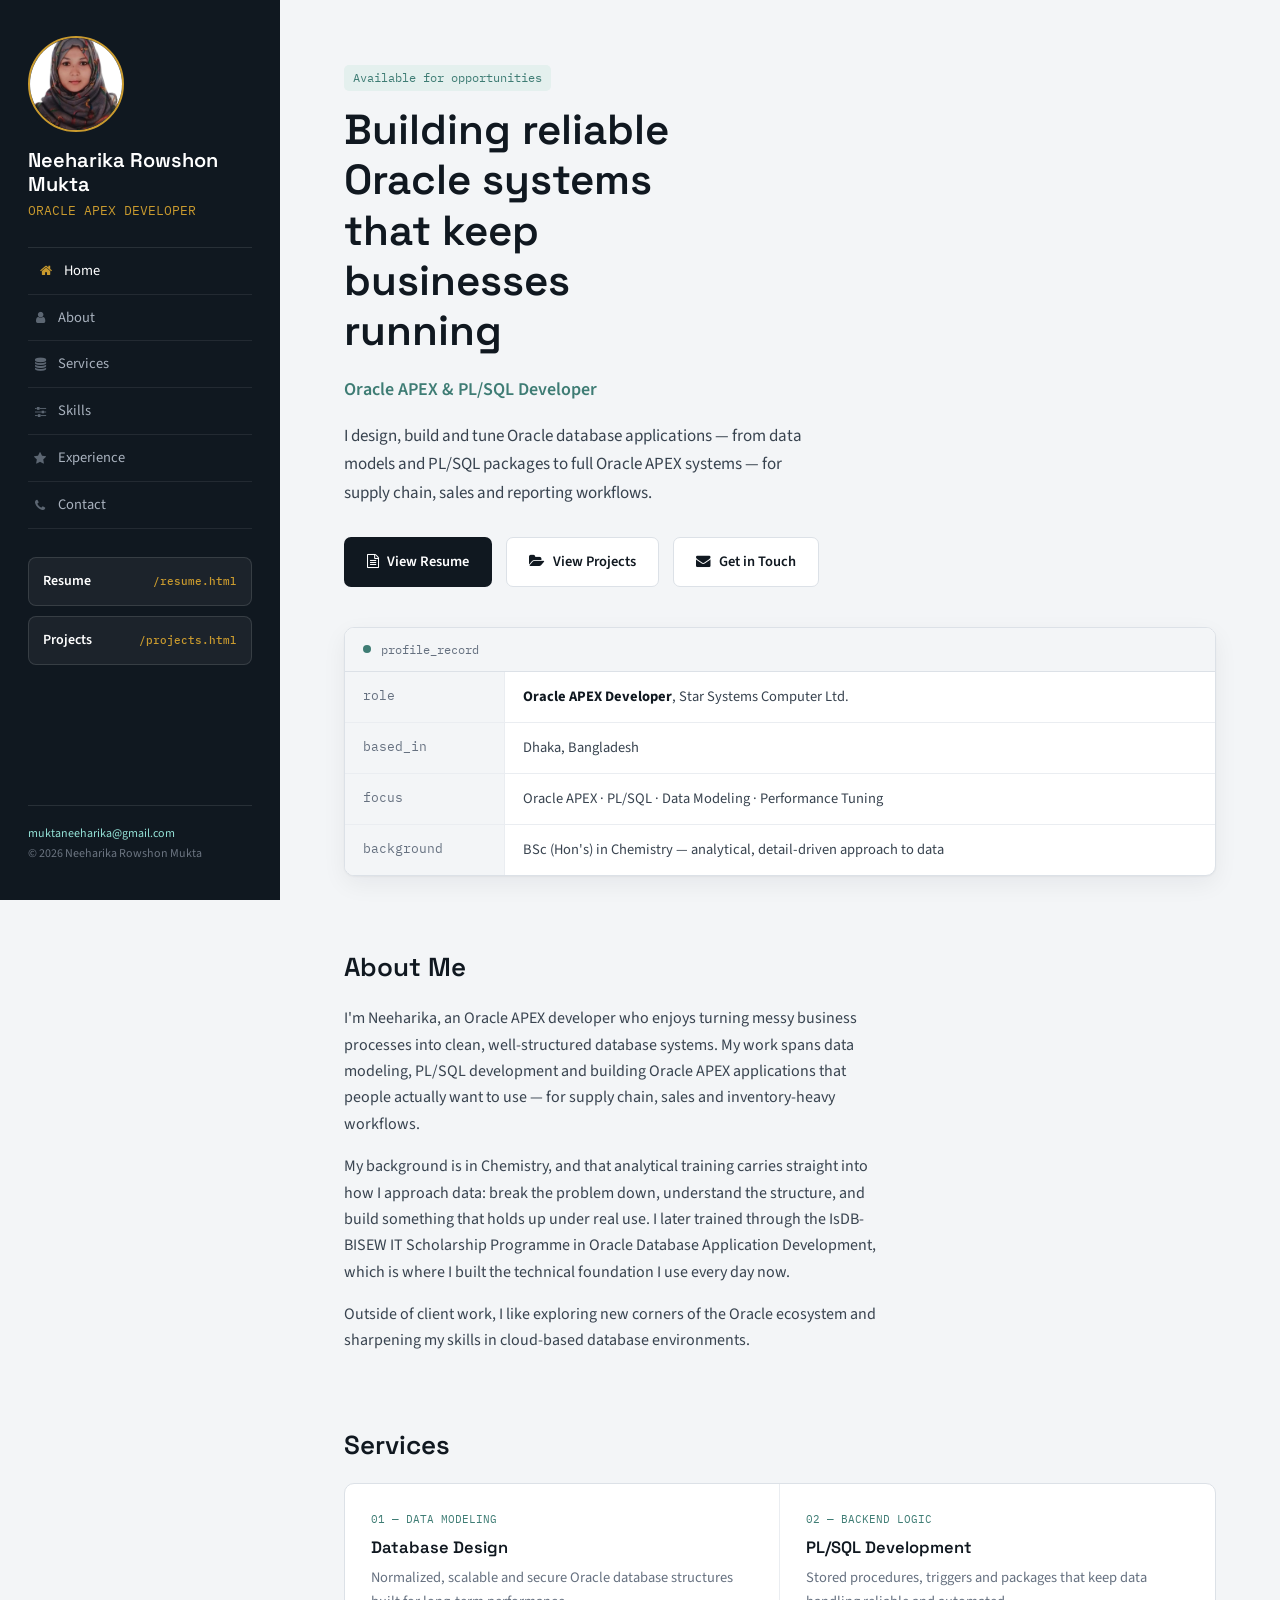
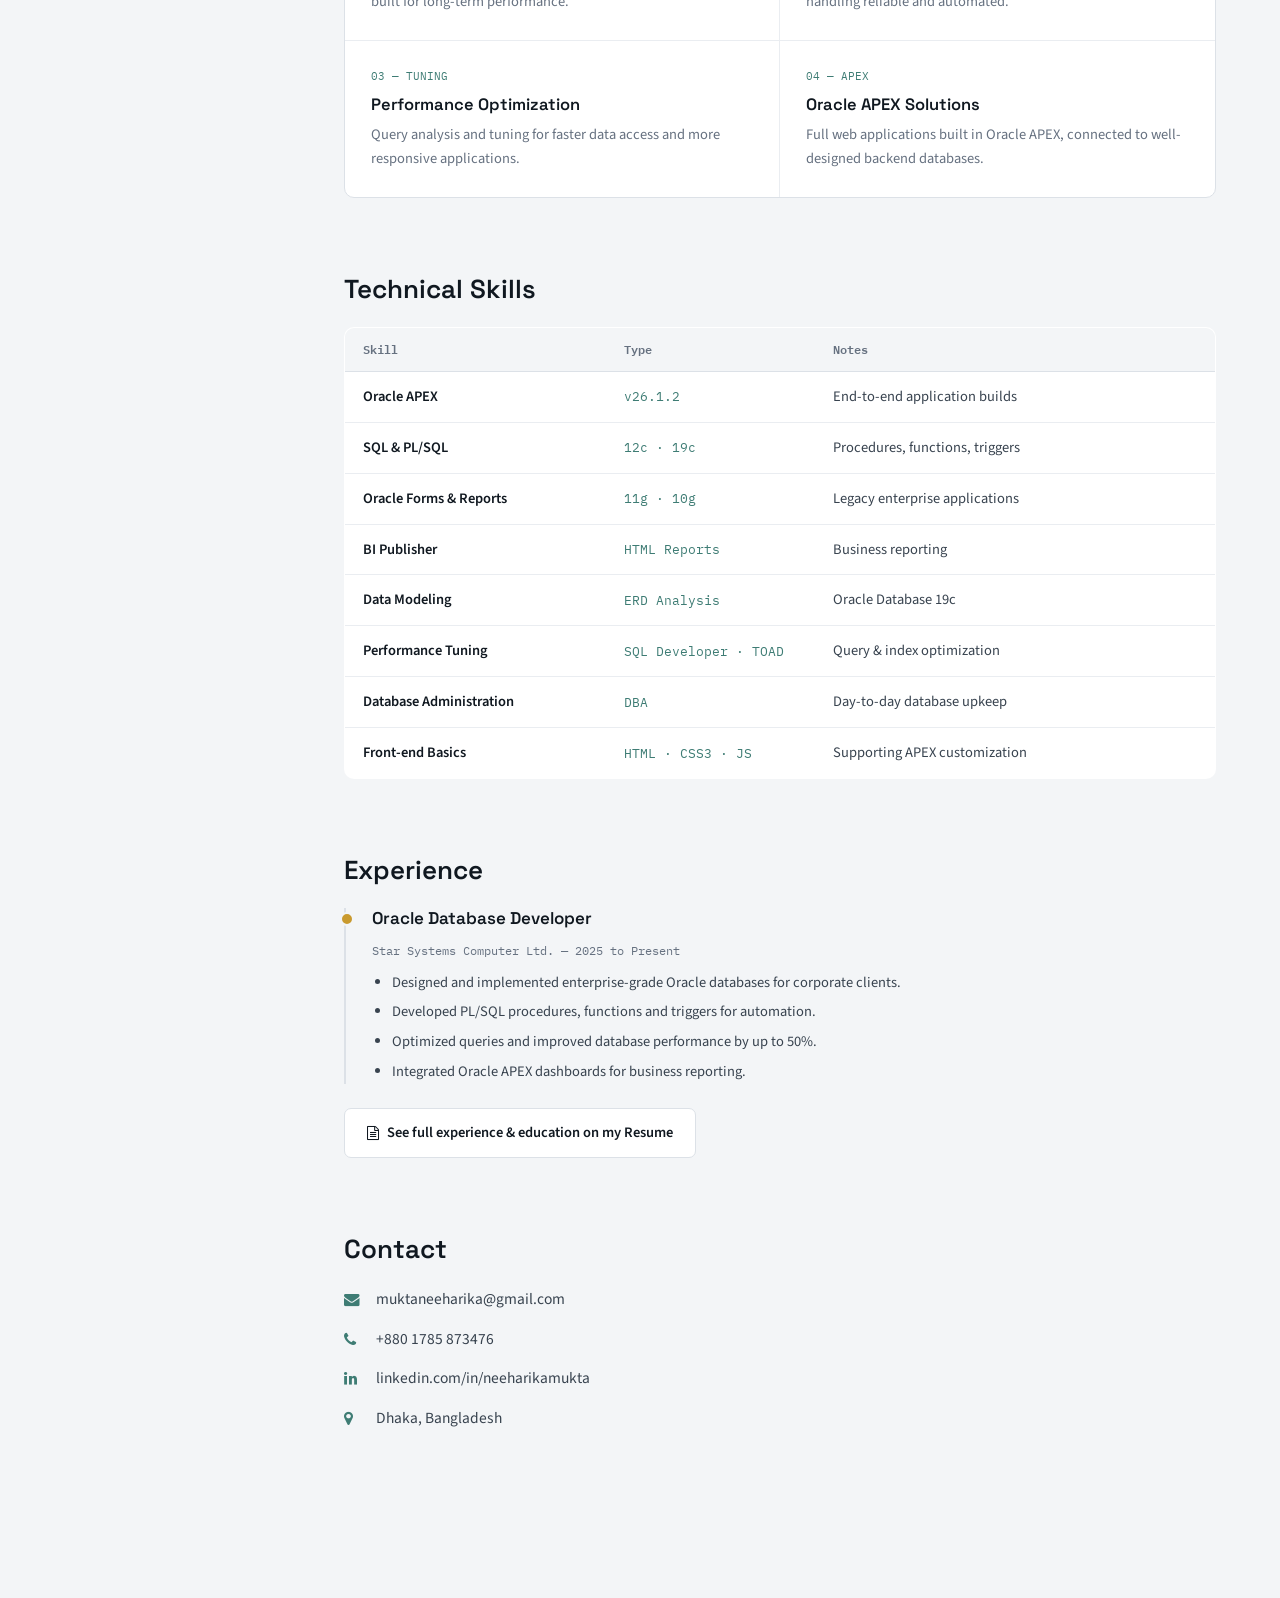
<file: index.html>
<!DOCTYPE html>
<html lang="en">
<head>
<meta charset="UTF-8" />
<meta name="viewport" content="width=device-width, initial-scale=1.0" />
<title>Neeharika Rowshon Mukta | Oracle APEX Developer</title>
<meta name="description" content="Neeharika Rowshon Mukta — Oracle APEX &amp; PL/SQL developer building database-driven applications, reports and dashboards." />
<link rel="stylesheet" href="style.css" />
<link rel="stylesheet" href="https://cdnjs.cloudflare.com/ajax/libs/font-awesome/4.7.0/css/font-awesome.min.css" />
</head>
<body>

<div class="shell">

  <!-- ===== Sidebar ===== -->
  <aside class="sidebar">
    <button class="nav-toggle" aria-label="Toggle navigation"><i class="fa fa-bars"></i> Menu</button>

    <div class="sidebar-top">
      <img src="image/PRO_PIC_WHITE_BG.png" alt="Neeharika Rowshon Mukta" class="person-image" />
      <h2 class="person-name">Neeharika Rowshon Mukta</h2>
      <p class="person-designation">ORACLE APEX DEVELOPER</p>
    </div>

    <ul class="side-nav">
      <li><a href="#home" class="active"><i class="fa fa-home"></i> Home</a></li>
      <li><a href="#about"><i class="fa fa-user"></i> About</a></li>
      <li><a href="#services"><i class="fa fa-database"></i> Services</a></li>
      <li><a href="#skills"><i class="fa fa-sliders"></i> Skills</a></li>
      <li><a href="#experience"><i class="fa fa-star"></i> Experience</a></li>
      <li><a href="#contact"><i class="fa fa-phone"></i> Contact</a></li>
    </ul>

    <ul class="side-pages">
      <li><a href="resume.html">Resume <span class="tag">/resume.html</span></a></li>
      <li><a href="projects.html">Projects <span class="tag">/projects.html</span></a></li>
    </ul>

    <div class="side-foot">
      <a href="mailto:muktaneeharika@gmail.com">muktaneeharika@gmail.com</a><br>
      © 2026 Neeharika Rowshon Mukta
    </div>
  </aside>

  <!-- ===== Main content ===== -->
  <main class="content">

    <section id="home" class="hero">
      <div class="eyebrow">Available for opportunities</div>
      <h1>Building reliable Oracle systems that keep businesses running</h1>
      <p class="role">Oracle APEX &amp; PL/SQL Developer</p>
      <p class="intro">
        I design, build and tune Oracle database applications — from data models and PL/SQL
        packages to full Oracle APEX systems — for supply chain, sales and reporting workflows.
      </p>

      <div class="hero-actions">
        <a href="resume.html" class="btn btn-primary"><i class="fa fa-file-text-o"></i> View Resume</a>
        <a href="projects.html" class="btn btn-outline"><i class="fa fa-folder-open"></i> View Projects</a>
        <a href="#contact" class="btn btn-outline"><i class="fa fa-envelope"></i> Get in Touch</a>
      </div>

      <div class="record">
        <div class="record-head"><span class="dot"></span> profile_record</div>
        <div class="record-row">
          <div class="field">role</div>
          <div class="value"><strong>Oracle APEX Developer</strong>, Star Systems Computer Ltd.</div>
        </div>
        <div class="record-row">
          <div class="field">based_in</div>
          <div class="value">Dhaka, Bangladesh</div>
        </div>
        <div class="record-row">
          <div class="field">focus</div>
          <div class="value">Oracle APEX · PL/SQL · Data Modeling · Performance Tuning</div>
        </div>
        <div class="record-row">
          <div class="field">background</div>
          <div class="value">BSc (Hon's) in Chemistry — analytical, detail-driven approach to data</div>
        </div>
      </div>
    </section>

    <section id="about">
      <h2>About Me</h2>
      <p>
        I'm Neeharika, an Oracle APEX developer who enjoys turning messy business processes into
        clean, well-structured database systems. My work spans data modeling, PL/SQL development
        and building Oracle APEX applications that people actually want to use — for supply chain,
        sales and inventory-heavy workflows.
      </p>
      <p>
        My background is in Chemistry, and that analytical training carries straight into how I
        approach data: break the problem down, understand the structure, and build something that
        holds up under real use. I later trained through the IsDB-BISEW IT Scholarship Programme in
        Oracle Database Application Development, which is where I built the technical foundation I
        use every day now.
      </p>
      <p>
        Outside of client work, I like exploring new corners of the Oracle ecosystem and sharpening
        my skills in cloud-based database environments.
      </p>
    </section>

    <section id="services">
      <h2>Services</h2>
      <div class="svc-grid">
        <div class="svc">
          <span class="tag">01 — DATA MODELING</span>
          <h3>Database Design</h3>
          <p>Normalized, scalable and secure Oracle database structures built for long-term performance.</p>
        </div>
        <div class="svc">
          <span class="tag">02 — BACKEND LOGIC</span>
          <h3>PL/SQL Development</h3>
          <p>Stored procedures, triggers and packages that keep data handling reliable and automated.</p>
        </div>
        <div class="svc">
          <span class="tag">03 — TUNING</span>
          <h3>Performance Optimization</h3>
          <p>Query analysis and tuning for faster data access and more responsive applications.</p>
        </div>
        <div class="svc">
          <span class="tag">04 — APEX</span>
          <h3>Oracle APEX Solutions</h3>
          <p>Full web applications built in Oracle APEX, connected to well-designed backend databases.</p>
        </div>
      </div>
    </section>

    <section id="skills">
      <h2>Technical Skills</h2>
      <table class="schema-table">
        <thead>
          <tr><th>Skill</th><th>Type</th><th>Notes</th></tr>
        </thead>
        <tbody>
          <tr><td class="col-field">Oracle APEX</td><td class="col-type">v26.1.2</td><td>End-to-end application builds</td></tr>
          <tr><td class="col-field">SQL &amp; PL/SQL</td><td class="col-type">12c · 19c</td><td>Procedures, functions, triggers</td></tr>
          <tr><td class="col-field">Oracle Forms &amp; Reports</td><td class="col-type">11g · 10g</td><td>Legacy enterprise applications</td></tr>
          <tr><td class="col-field">BI Publisher</td><td class="col-type">HTML Reports</td><td>Business reporting</td></tr>
          <tr><td class="col-field">Data Modeling</td><td class="col-type">ERD Analysis</td><td>Oracle Database 19c</td></tr>
          <tr><td class="col-field">Performance Tuning</td><td class="col-type">SQL Developer · TOAD</td><td>Query &amp; index optimization</td></tr>
          <tr><td class="col-field">Database Administration</td><td class="col-type">DBA</td><td>Day-to-day database upkeep</td></tr>
          <tr><td class="col-field">Front-end Basics</td><td class="col-type">HTML · CSS3 · JS</td><td>Supporting APEX customization</td></tr>
        </tbody>
      </table>
    </section>

    <section id="experience">
      <h2>Experience</h2>
      <div class="timeline">
        <div class="tl-item">
          <h3>Oracle Database Developer</h3>
          <p class="tl-meta">Star Systems Computer Ltd. — 2025 to Present</p>
          <ul>
            <li>Designed and implemented enterprise-grade Oracle databases for corporate clients.</li>
            <li>Developed PL/SQL procedures, functions and triggers for automation.</li>
            <li>Optimized queries and improved database performance by up to 50%.</li>
            <li>Integrated Oracle APEX dashboards for business reporting.</li>
          </ul>
        </div>
      </div>
      <p style="margin-top:24px;">
        <a href="resume.html" class="btn btn-outline"><i class="fa fa-file-text-o"></i> See full experience &amp; education on my Resume</a>
      </p>
    </section>

    <section id="contact">
      <h2>Contact</h2>
      <ul class="contact-list">
        <li><i class="fa fa-envelope"></i> <a href="mailto:muktaneeharika@gmail.com">muktaneeharika@gmail.com</a></li>
        <li><i class="fa fa-phone"></i> <a href="tel:+8801785873476">+880 1785 873476</a></li>
        <li><i class="fa fa-linkedin"></i> <a href="https://linkedin.com/in/neeharikamukta" target="_blank" rel="noopener">linkedin.com/in/neeharikamukta</a></li>
        <li><i class="fa fa-map-marker"></i> Dhaka, Bangladesh</li>
      </ul>
    </section>

  </main>
</div>

<script src="script.js"></script>
</body>
</html>
</file>
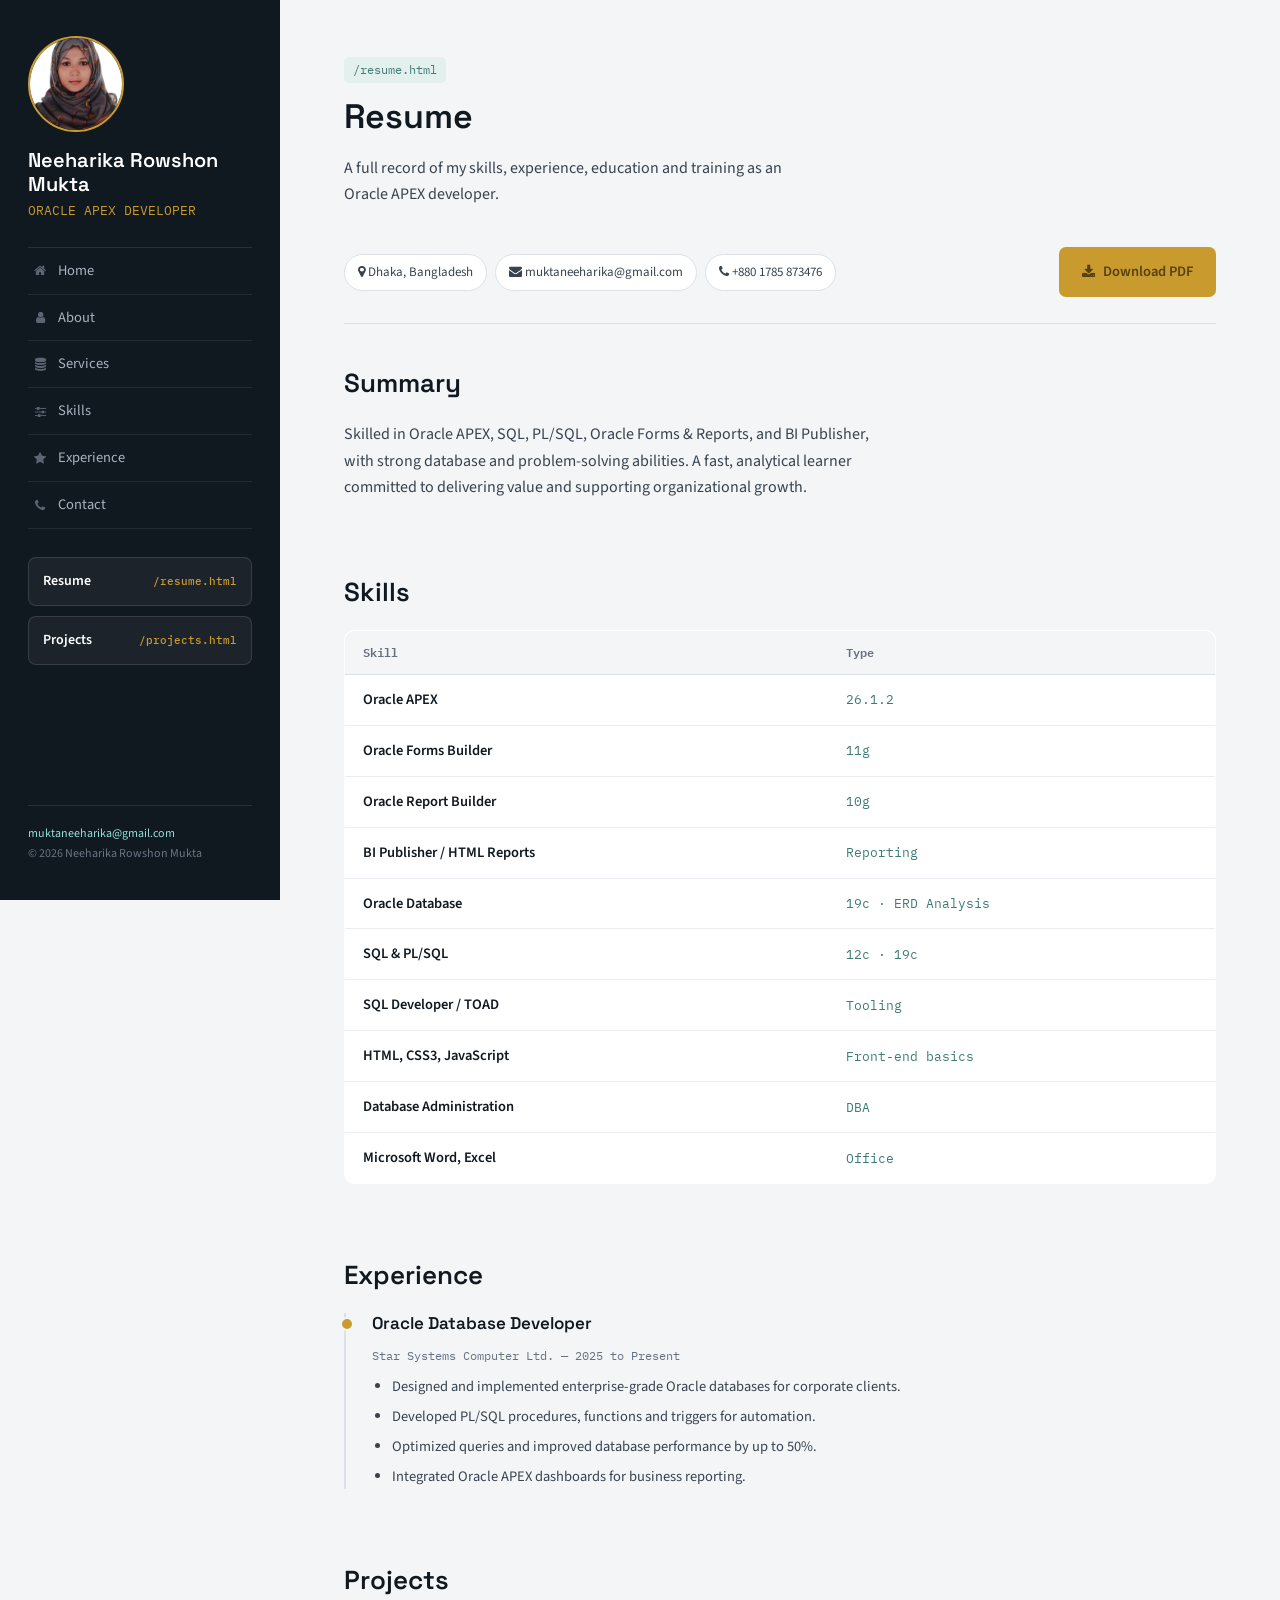
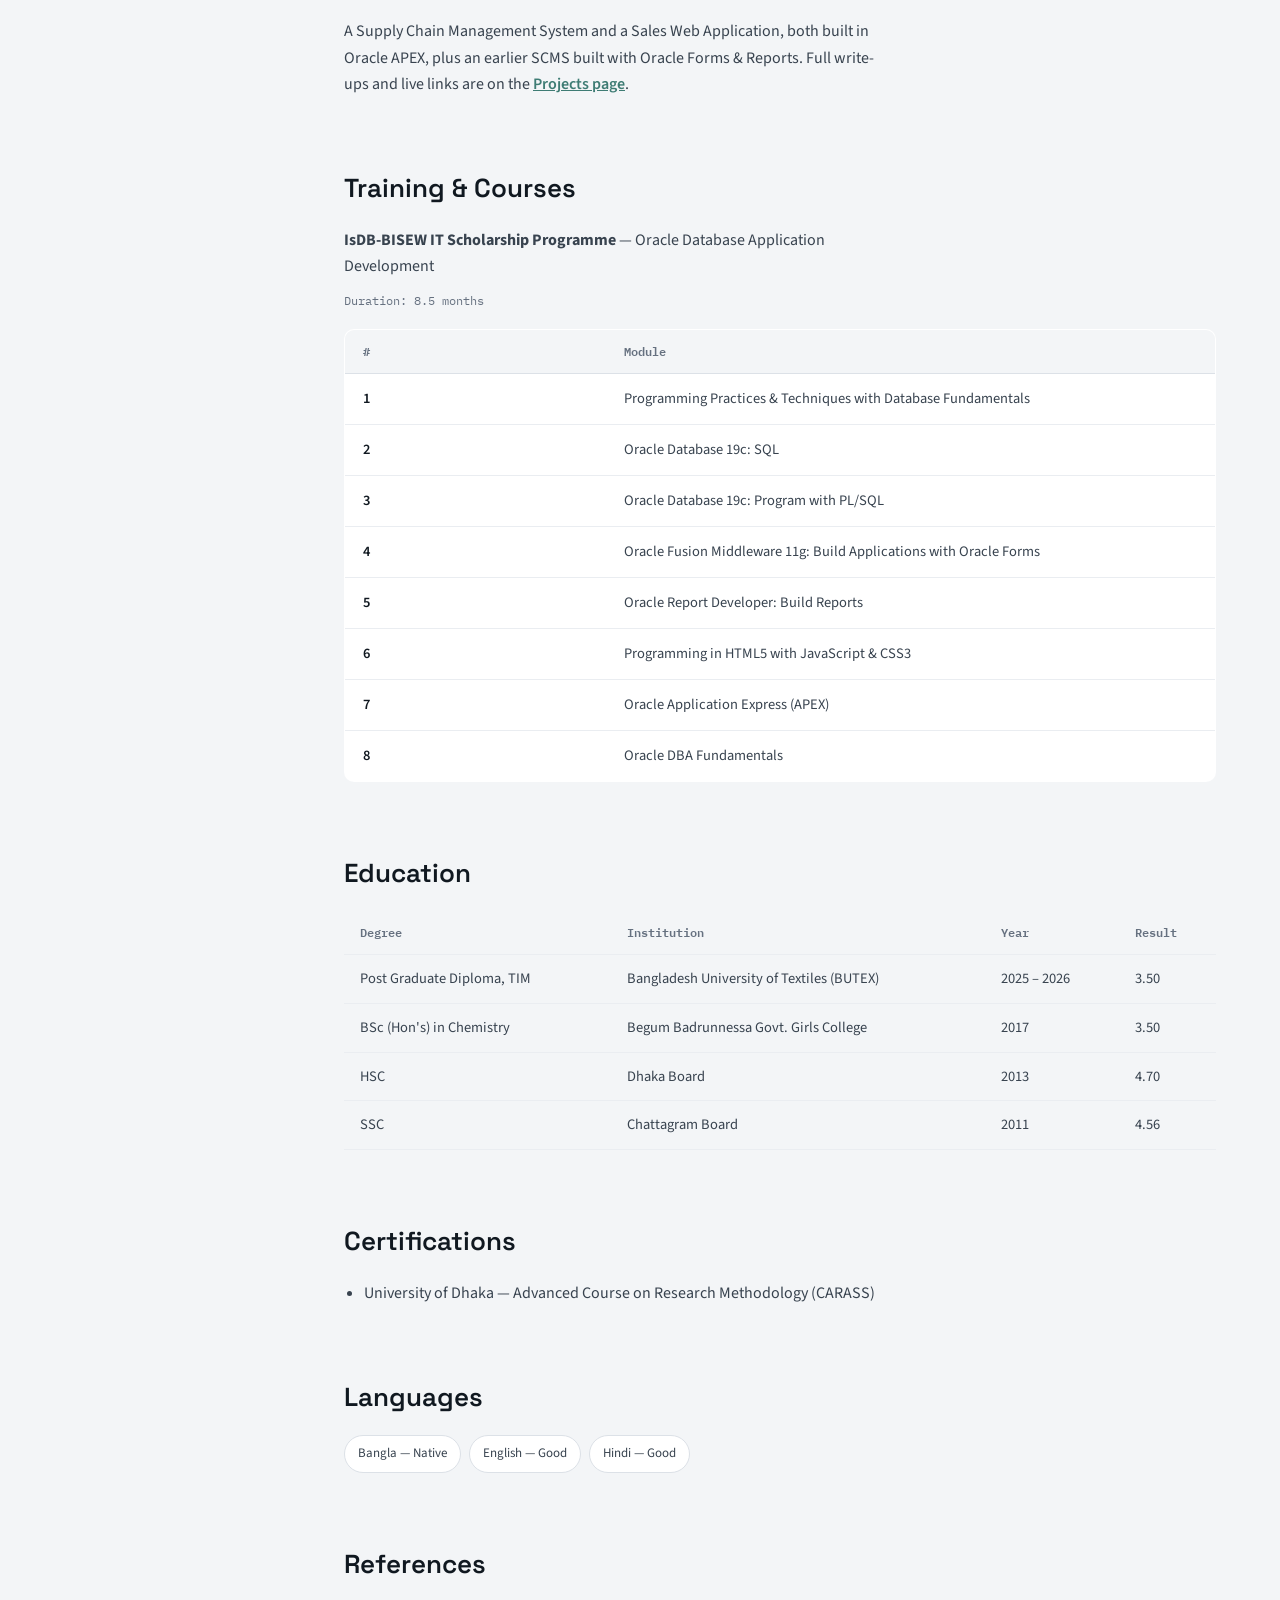
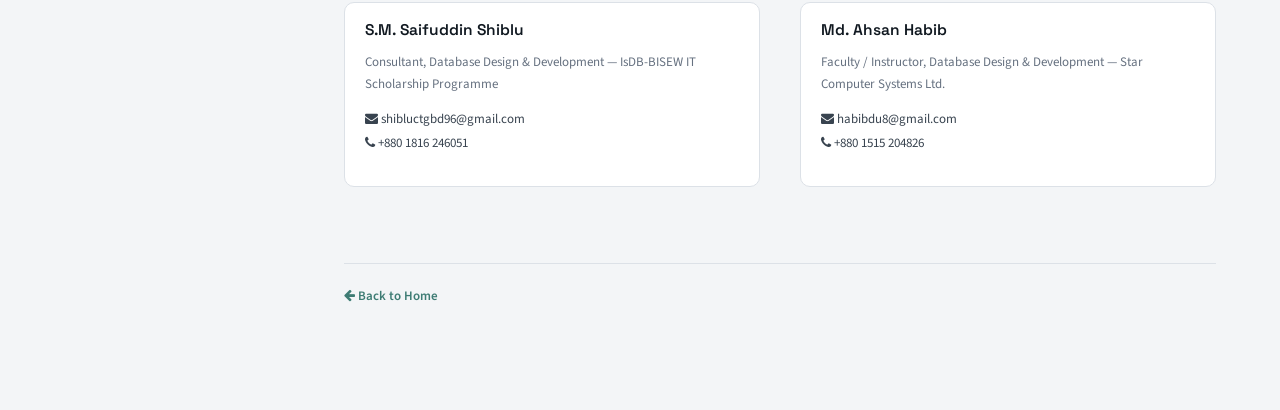
<file: resume.html>
<!DOCTYPE html>
<html lang="en">
<head>
<meta charset="UTF-8" />
<meta name="viewport" content="width=device-width, initial-scale=1.0" />
<title>Resume | Neeharika Rowshon Mukta</title>
<meta name="description" content="Resume of Neeharika Rowshon Mukta, Oracle APEX Developer — skills, experience, education and training." />
<link rel="stylesheet" href="style.css" />
<link rel="stylesheet" href="https://cdnjs.cloudflare.com/ajax/libs/font-awesome/4.7.0/css/font-awesome.min.css" />
</head>
<body>

<div class="shell">

  <!-- ===== Sidebar ===== -->
  <aside class="sidebar">
    <button class="nav-toggle" aria-label="Toggle navigation"><i class="fa fa-bars"></i> Menu</button>

    <div class="sidebar-top">
      <img src="image/PRO_PIC_WHITE_BG.png" alt="Neeharika Rowshon Mukta" class="person-image" />
      <h2 class="person-name">Neeharika Rowshon Mukta</h2>
      <p class="person-designation">ORACLE APEX DEVELOPER</p>
    </div>

    <ul class="side-nav">
      <li><a href="index.html#home"><i class="fa fa-home"></i> Home</a></li>
      <li><a href="index.html#about"><i class="fa fa-user"></i> About</a></li>
      <li><a href="index.html#services"><i class="fa fa-database"></i> Services</a></li>
      <li><a href="index.html#skills"><i class="fa fa-sliders"></i> Skills</a></li>
      <li><a href="index.html#experience"><i class="fa fa-star"></i> Experience</a></li>
      <li><a href="index.html#contact"><i class="fa fa-phone"></i> Contact</a></li>
    </ul>

    <ul class="side-pages">
      <li><a href="resume.html" class="active">Resume <span class="tag">/resume.html</span></a></li>
      <li><a href="projects.html">Projects <span class="tag">/projects.html</span></a></li>
    </ul>

    <div class="side-foot">
      <a href="mailto:muktaneeharika@gmail.com">muktaneeharika@gmail.com</a><br>
      © 2026 Neeharika Rowshon Mukta
    </div>
  </aside>

  <!-- ===== Main content ===== -->
  <main class="content">

    <div class="page-header">
      <div class="eyebrow">/resume.html</div>
      <h1 style="font-size:34px;">Resume</h1>
      <p style="max-width:60ch;">A full record of my skills, experience, education and training as an Oracle APEX developer.</p>
    </div>

    <div class="resume-toolbar">
      <div class="chip-row">
        <span class="chip"><i class="fa fa-map-marker"></i> Dhaka, Bangladesh</span>
        <span class="chip"><i class="fa fa-envelope"></i> muktaneeharika@gmail.com</span>
        <span class="chip"><i class="fa fa-phone"></i> +880 1785 873476</span>
      </div>
      <a href="assets/Neeharika_Rowshon_Mukta_CV.pdf" class="btn btn-accent" download>
        <i class="fa fa-download"></i> Download PDF
      </a>
    </div>

    <section id="summary">
      <h2>Summary</h2>
      <p>
        Skilled in Oracle APEX, SQL, PL/SQL, Oracle Forms &amp; Reports, and BI Publisher, with strong
        database and problem-solving abilities. A fast, analytical learner committed to delivering
        value and supporting organizational growth.
      </p>
    </section>

    <section id="r-skills">
      <h2>Skills</h2>
      <table class="schema-table">
        <thead><tr><th>Skill</th><th>Type</th></tr></thead>
        <tbody>
          <tr><td class="col-field">Oracle APEX</td><td class="col-type">26.1.2</td></tr>
          <tr><td class="col-field">Oracle Forms Builder</td><td class="col-type">11g</td></tr>
          <tr><td class="col-field">Oracle Report Builder</td><td class="col-type">10g</td></tr>
          <tr><td class="col-field">BI Publisher / HTML Reports</td><td class="col-type">Reporting</td></tr>
          <tr><td class="col-field">Oracle Database</td><td class="col-type">19c · ERD Analysis</td></tr>
          <tr><td class="col-field">SQL &amp; PL/SQL</td><td class="col-type">12c · 19c</td></tr>
          <tr><td class="col-field">SQL Developer / TOAD</td><td class="col-type">Tooling</td></tr>
          <tr><td class="col-field">HTML, CSS3, JavaScript</td><td class="col-type">Front-end basics</td></tr>
          <tr><td class="col-field">Database Administration</td><td class="col-type">DBA</td></tr>
          <tr><td class="col-field">Microsoft Word, Excel</td><td class="col-type">Office</td></tr>
        </tbody>
      </table>
    </section>

    <section id="r-experience">
      <h2>Experience</h2>
      <div class="timeline">
        <div class="tl-item">
          <h3>Oracle Database Developer</h3>
          <p class="tl-meta">Star Systems Computer Ltd. — 2025 to Present</p>
          <ul>
            <li>Designed and implemented enterprise-grade Oracle databases for corporate clients.</li>
            <li>Developed PL/SQL procedures, functions and triggers for automation.</li>
            <li>Optimized queries and improved database performance by up to 50%.</li>
            <li>Integrated Oracle APEX dashboards for business reporting.</li>
          </ul>
        </div>
      </div>
    </section>

    <section id="r-projects">
      <h2>Projects</h2>
      <p>
        A Supply Chain Management System and a Sales Web Application, both built in Oracle APEX, plus
        an earlier SCMS built with Oracle Forms &amp; Reports. Full write-ups and live links are on the
        <a href="projects.html" style="color:var(--accent-2); font-weight:600;">Projects page</a>.
      </p>
    </section>

    <section id="r-training">
      <h2>Training &amp; Courses</h2>
      <p style="margin-bottom:6px;"><strong>IsDB-BISEW IT Scholarship Programme</strong> — Oracle Database Application Development</p>
      <p class="tl-meta" style="margin-bottom:18px;">Duration: 8.5 months</p>
      <table class="schema-table">
        <thead><tr><th>#</th><th>Module</th></tr></thead>
        <tbody>
          <tr><td class="col-field">1</td><td>Programming Practices &amp; Techniques with Database Fundamentals</td></tr>
          <tr><td class="col-field">2</td><td>Oracle Database 19c: SQL</td></tr>
          <tr><td class="col-field">3</td><td>Oracle Database 19c: Program with PL/SQL</td></tr>
          <tr><td class="col-field">4</td><td>Oracle Fusion Middleware 11g: Build Applications with Oracle Forms</td></tr>
          <tr><td class="col-field">5</td><td>Oracle Report Developer: Build Reports</td></tr>
          <tr><td class="col-field">6</td><td>Programming in HTML5 with JavaScript &amp; CSS3</td></tr>
          <tr><td class="col-field">7</td><td>Oracle Application Express (APEX)</td></tr>
          <tr><td class="col-field">8</td><td>Oracle DBA Fundamentals</td></tr>
        </tbody>
      </table>
    </section>

    <section id="r-education">
      <h2>Education</h2>
      <table class="edu-table">
        <thead>
          <tr><th>Degree</th><th>Institution</th><th>Year</th><th>Result</th></tr>
        </thead>
        <tbody>
          <tr><td>Post Graduate Diploma, TIM</td><td>Bangladesh University of Textiles (BUTEX)</td><td>2025 – 2026</td><td>3.50</td></tr>
          <tr><td>BSc (Hon's) in Chemistry</td><td>Begum Badrunnessa Govt. Girls College</td><td>2017</td><td>3.50</td></tr>
          <tr><td>HSC</td><td>Dhaka Board</td><td>2013</td><td>4.70</td></tr>
          <tr><td>SSC</td><td>Chattagram Board</td><td>2011</td><td>4.56</td></tr>
        </tbody>
      </table>
    </section>

    <section id="r-certifications">
      <h2>Certifications</h2>
      <ul style="padding-left:20px; margin:0;">
        <li>University of Dhaka — Advanced Course on Research Methodology (CARASS)</li>
      </ul>
    </section>

    <section id="r-languages">
      <h2>Languages</h2>
      <div class="chip-row">
        <span class="chip">Bangla — Native</span>
        <span class="chip">English — Good</span>
        <span class="chip">Hindi — Good</span>
      </div>
    </section>

    <section id="r-references">
      <h2>References</h2>
      <div class="two-col">
        <div class="ref-card">
          <h4>S.M. Saifuddin Shiblu</h4>
          <p class="ref-role">Consultant, Database Design &amp; Development — IsDB-BISEW IT Scholarship Programme</p>
          <p class="ref-contact">
            <i class="fa fa-envelope"></i> shibluctgbd96@gmail.com<br>
            <i class="fa fa-phone"></i> +880 1816 246051
          </p>
        </div>
        <div class="ref-card">
          <h4>Md. Ahsan Habib</h4>
          <p class="ref-role">Faculty / Instructor, Database Design &amp; Development — Star Computer Systems Ltd.</p>
          <p class="ref-contact">
            <i class="fa fa-envelope"></i> habibdu8@gmail.com<br>
            <i class="fa fa-phone"></i> +880 1515 204826
          </p>
        </div>
      </div>
    </section>

    <p class="page-footer-note">
      <a href="index.html" style="color:var(--accent-2); font-weight:600; text-decoration:none;"><i class="fa fa-arrow-left"></i> Back to Home</a>
    </p>

  </main>
</div>

<script src="script.js"></script>
</body>
</html>
</file>
<file: style.css>
/* ===================================================================
   Neeharika Rowshon Mukta — Portfolio
   Design concept: her own site as a "database record" —
   a developer profile presented the way she presents her data:
   structured fields, schema tables, clean keys and values.
=================================================================== */

@import url('https://fonts.googleapis.com/css2?family=Space+Grotesk:wght@500;600;700&family=Source+Sans+3:wght@400;500;600;700&family=IBM+Plex+Mono:wght@500;600&display=swap');

:root{
  --ink:        #101820;
  --ink-soft:   #38434F;
  --muted:      #667180;
  --paper:      #F3F5F7;
  --panel:      #FFFFFF;
  --line:       #DCE1E7;
  --line-soft:  #EAEDF1;
  --accent:     #C99A2E;   /* primary key / highlight */
  --accent-ink: #55420E;
  --accent-2:   #3E7C74;   /* secondary / status-good */
  --accent-2-soft: #E4F0EE;
  --accent-soft:#FBF1DA;
  --radius:     10px;
  --sidebar-w:  280px;
  --maxw:       880px;
  --shadow:     0 1px 2px rgba(16,24,32,.04), 0 8px 24px rgba(16,24,32,.06);
}

*{ box-sizing: border-box; }

html{ scroll-behavior: smooth; }

body{
  margin: 0;
  background: var(--paper);
  color: var(--ink-soft);
  font-family: 'Source Sans 3', Arial, sans-serif;
  font-size: 16px;
  line-height: 1.65;
  -webkit-font-smoothing: antialiased;
}

h1, h2, h3, h4{
  font-family: 'Space Grotesk', 'Source Sans 3', sans-serif;
  color: var(--ink);
  line-height: 1.2;
  margin: 0 0 .5em;
  font-weight: 600;
}

a{ color: inherit; }

img{ max-width: 100%; display: block; }

.mono{
  font-family: 'IBM Plex Mono', ui-monospace, monospace;
  letter-spacing: .01em;
}

/* ---------- layout shell shared by every page ---------- */

.shell{
  display: flex;
  min-height: 100vh;
  max-width: 1440px;
  margin: 0 auto;
}

/* ---------- sidebar ---------- */

.sidebar{
  width: var(--sidebar-w);
  flex-shrink: 0;
  background: var(--ink);
  color: #C7CFD8;
  padding: 36px 28px;
  position: sticky;
  top: 0;
  height: 100vh;
  overflow-y: auto;
  display: flex;
  flex-direction: column;
}

.sidebar-top{ display:flex; flex-direction:column; align-items:flex-start; }

.person-image{
  width: 96px;
  height: 96px;
  border-radius: 50%;
  object-fit: cover;
  border: 2px solid var(--accent);
  margin-bottom: 16px;
}

.person-name{
  color: #fff;
  font-size: 20px;
  margin: 0 0 4px;
}

.person-designation{
  font-family:'IBM Plex Mono', monospace;
  font-size: 12.5px;
  color: var(--accent);
  margin: 0 0 26px;
}

.side-nav{
  list-style: none;
  padding: 0;
  margin: 0 0 28px;
  border-top: 1px solid rgba(255,255,255,.1);
}

.side-nav li a{
  display: flex;
  align-items: center;
  gap: 10px;
  text-decoration: none;
  color: #A9B2BE;
  font-size: 14.5px;
  padding: 11px 4px;
  border-bottom: 1px solid rgba(255,255,255,.08);
  transition: color .15s ease, padding-left .15s ease;
}

.side-nav li a i{ width: 16px; text-align:center; color:#5C6672; font-size: 13px; }

.side-nav li a:hover,
.side-nav li a.active{
  color: #fff;
  padding-left: 10px;
}

.side-nav li a.active i{ color: var(--accent); }

.side-pages{
  list-style:none; padding:0; margin: 0 0 auto;
  display:flex; flex-direction:column; gap:10px;
}

.side-pages a{
  display:flex; align-items:center; justify-content:space-between;
  text-decoration:none;
  background: rgba(255,255,255,.05);
  border: 1px solid rgba(255,255,255,.12);
  color:#fff;
  padding: 12px 14px;
  border-radius: 8px;
  font-size: 14px;
  font-weight: 600;
  transition: background .15s ease, border-color .15s ease;
}
.side-pages a:hover{ background: rgba(255,255,255,.1); border-color: var(--accent); }
.side-pages a span.tag{
  font-family:'IBM Plex Mono', monospace;
  font-size: 10.5px;
  font-weight: 500;
  color: var(--accent);
}

.side-foot{
  margin-top: 28px;
  padding-top: 18px;
  border-top: 1px solid rgba(255,255,255,.1);
  font-size: 12px;
  color: #6B7480;
}
.side-foot a{ color:#93E0D5; text-decoration:none; }

/* mobile nav toggle */
.nav-toggle{ display:none; }

/* ---------- main content ---------- */

.content{
  flex: 1;
  min-width: 0;
  padding: 56px 64px 90px;
}

.page-header{
  max-width: var(--maxw);
  margin: 0 0 40px;
}

.eyebrow{
  font-family:'IBM Plex Mono', monospace;
  font-size: 12px;
  color: var(--accent-2);
  background: var(--accent-2-soft);
  display:inline-block;
  padding: 3px 9px;
  border-radius: 5px;
  margin-bottom: 14px;
}

section{
  max-width: var(--maxw);
  margin: 0 0 76px;
  scroll-margin-top: 30px;
}

section h2{
  font-size: 26px;
  margin-bottom: 22px;
}

section > p{ max-width: 68ch; }

/* ---------- hero / record card ---------- */

.hero{ max-width: var(--maxw); margin: 8px 0 76px; }

.hero h1{
  font-size: 42px;
  max-width: 14ch;
  margin-bottom: 14px;
}

.hero .role{
  font-size: 18px;
  color: var(--accent-2);
  font-weight: 600;
  margin-bottom: 18px;
}

.hero .intro{
  max-width: 58ch;
  font-size: 17px;
  margin-bottom: 30px;
}

.hero-actions{
  display:flex; gap: 14px; flex-wrap:wrap;
  margin-bottom: 40px;
}

.record{
  border: 1px solid var(--line);
  border-radius: var(--radius);
  background: var(--panel);
  box-shadow: var(--shadow);
  overflow: hidden;
}

.record-head{
  display:flex; align-items:center; gap: 10px;
  padding: 12px 18px;
  border-bottom: 1px solid var(--line);
  background: var(--paper);
  font-family:'IBM Plex Mono', monospace;
  font-size: 12px;
  color: var(--muted);
}

.record-head .dot{ width:8px; height:8px; border-radius:50%; background: var(--accent-2); }

.record-row{
  display:grid;
  grid-template-columns: 160px 1fr;
  border-bottom: 1px solid var(--line-soft);
}
.record-row:last-child{ border-bottom: none; }

.record-row .field{
  padding: 13px 18px;
  font-family:'IBM Plex Mono', monospace;
  font-size: 12.5px;
  color: var(--muted);
  background: var(--paper);
  border-right: 1px solid var(--line-soft);
}

.record-row .value{
  padding: 13px 18px;
  font-size: 14.5px;
  color: var(--ink-soft);
}

.record-row .value strong{ color: var(--ink); }

/* ---------- buttons ---------- */

.btn{
  display:inline-flex;
  align-items:center;
  gap:8px;
  text-decoration:none;
  font-weight: 600;
  font-size: 14.5px;
  padding: 12px 22px;
  border-radius: 7px;
  border: 1px solid transparent;
  transition: transform .12s ease, background .15s ease, border-color .15s ease;
}
.btn:hover{ transform: translateY(-1px); }

.btn-primary{ background: var(--ink); color:#fff; }
.btn-primary:hover{ background:#20303F; }

.btn-outline{ border-color: var(--line); color: var(--ink); background: var(--panel); }
.btn-outline:hover{ border-color: var(--ink); }

.btn-accent{ background: var(--accent); color: var(--accent-ink); }
.btn-accent:hover{ background:#B9891F; }

/* ---------- services / cards ---------- */

.svc-grid{
  display:grid;
  grid-template-columns: repeat(2, 1fr);
  border: 1px solid var(--line);
  border-radius: var(--radius);
  overflow:hidden;
  background: var(--panel);
}

.svc{
  padding: 26px 26px;
  border-right: 1px solid var(--line-soft);
  border-bottom: 1px solid var(--line-soft);
}
.svc:nth-child(2n){ border-right:none; }
.svc:nth-last-child(-n+2){ border-bottom:none; }

.svc .tag{
  font-family:'IBM Plex Mono', monospace;
  font-size: 11px;
  color: var(--accent-2);
  margin-bottom: 10px;
  display:block;
}

.svc h3{ font-size: 16.5px; margin-bottom: 8px; }
.svc p{ font-size: 14.5px; color: var(--muted); margin:0; }

/* ---------- skills table ---------- */

.schema-table{
  width: 100%;
  border-collapse: collapse;
  border: 1px solid var(--line);
  border-radius: var(--radius);
  overflow:hidden;
  background: var(--panel);
}

.schema-table th{
  text-align:left;
  font-family:'IBM Plex Mono', monospace;
  font-size: 11.5px;
  text-transform: none;
  color: var(--muted);
  background: var(--paper);
  padding: 12px 18px;
  border-bottom: 1px solid var(--line);
  font-weight: 600;
}

.schema-table td{
  padding: 13px 18px;
  border-bottom: 1px solid var(--line-soft);
  font-size: 14.5px;
}

.schema-table tr:last-child td{ border-bottom:none; }

.schema-table td.col-field{ font-weight:600; color: var(--ink); width: 30%; }
.schema-table td.col-type{
  font-family:'IBM Plex Mono', monospace;
  font-size: 12.5px;
  color: var(--accent-2);
  width: 24%;
}

/* ---------- timeline / experience ---------- */

.timeline{ border-left: 2px solid var(--line); padding-left: 26px; }

.tl-item{ position: relative; margin-bottom: 34px; }
.tl-item:last-child{ margin-bottom:0; }

.tl-item::before{
  content:'';
  position:absolute;
  left:-32px; top: 4px;
  width: 10px; height:10px;
  border-radius:50%;
  background: var(--accent);
  border: 2px solid var(--paper);
}

.tl-item h3{ font-size: 17px; margin-bottom: 2px; }
.tl-meta{
  font-family:'IBM Plex Mono', monospace;
  font-size: 12px;
  color: var(--muted);
  margin-bottom: 10px;
}
.tl-item ul{ margin: 0; padding-left: 20px; }
.tl-item li{ margin-bottom: 6px; font-size: 14.5px; }

/* ---------- education table ---------- */

.edu-table{ width:100%; border-collapse: collapse; }
.edu-table th, .edu-table td{
  text-align:left; padding: 12px 16px; border-bottom: 1px solid var(--line-soft);
  font-size: 14.5px;
}
.edu-table th{
  font-family:'IBM Plex Mono', monospace; font-size: 11.5px; color: var(--muted);
  background: var(--paper); font-weight:600;
}

/* ---------- contact ---------- */

.contact-list{ list-style:none; padding:0; margin:0; display:flex; flex-direction:column; gap:14px; }
.contact-list li{ display:flex; align-items:center; gap:12px; font-size: 15.5px; }
.contact-list i{ width: 20px; color: var(--accent-2); }
.contact-list a{ text-decoration:none; color: var(--ink-soft); }
.contact-list a:hover{ color: var(--accent-2); }

/* ---------- project cards (used on projects.html) ---------- */

.project-grid{ display:grid; grid-template-columns: 1fr; gap: 22px; }

.project-card{
  border:1px solid var(--line);
  border-radius: var(--radius);
  background: var(--panel);
  box-shadow: var(--shadow);
  overflow:hidden;
}

.project-card .pc-head{
  display:flex; justify-content:space-between; align-items:flex-start; gap: 16px;
  padding: 22px 26px 0;
}

.project-card h3{ font-size: 19px; margin-bottom:6px; }

.project-card .pc-type{
  font-family:'IBM Plex Mono', monospace;
  font-size: 11px;
  color: var(--accent-2);
  background: var(--accent-2-soft);
  padding: 4px 9px;
  border-radius: 5px;
  white-space: nowrap;
}

.project-card .pc-body{ padding: 12px 26px 24px; }
.project-card p{ font-size: 14.5px; color: var(--muted); margin: 0 0 14px; }

.pc-features{ list-style:none; padding:0; margin: 0 0 18px; display:grid; grid-template-columns: 1fr 1fr; gap: 6px 18px; }
.pc-features li{ font-size: 13.5px; color: var(--ink-soft); padding-left: 16px; position:relative; }
.pc-features li::before{ content:'—'; position:absolute; left:0; color: var(--accent); }

.pc-actions{ display:flex; flex-wrap:wrap; gap:10px; }
.pc-actions .btn{ margin:0; }

/* ===== Screenshot Gallery / Slideshow ===== */
.gallery-overlay{
  display:none;
  position:fixed; inset:0; z-index:999;
  background: rgba(20,18,14,.82);
  padding: 24px;
  align-items:center; justify-content:center;
}
.gallery-overlay.open{ display:flex; }
.gallery-modal{
  width:100%; max-width:980px; max-height:92vh;
  background: var(--panel);
  border-radius: var(--radius);
  overflow:hidden;
  display:flex; flex-direction:column;
  box-shadow: 0 20px 60px rgba(0,0,0,.4);
}
.gallery-topbar{
  display:flex; align-items:center; justify-content:space-between;
  padding: 14px 18px; border-bottom:1px solid var(--line);
}
.gallery-title{ font-family:'Space Grotesk', sans-serif; font-weight:600; font-size:15px; color: var(--ink); }
.gallery-count{ font-family:'IBM Plex Mono', monospace; font-size:12px; color: var(--accent-2); margin-left:6px; }
.gallery-close{
  border:none; background:none; cursor:pointer; font-size:18px; color: var(--muted); padding:6px 8px; border-radius:6px;
}
.gallery-close:hover{ color: var(--ink); background: var(--accent-soft); }
.gallery-stage{
  position:relative; display:flex; align-items:center; justify-content:center;
  background:#0F0D0A;
  padding: 10px;
  min-height: 260px;
}
.gallery-stage img{
  max-width:100%; max-height:60vh; object-fit:contain; border-radius:6px;
  box-shadow: 0 6px 24px rgba(0,0,0,.35);
}
.gallery-nav{
  position:absolute; top:50%; transform:translateY(-50%);
  width:42px; height:42px; border-radius:50%;
  border:1px solid rgba(255,255,255,.25);
  background: rgba(0,0,0,.35); color:#fff; font-size:16px;
  cursor:pointer; display:flex; align-items:center; justify-content:center;
}
.gallery-nav:hover{ background: var(--accent); border-color: var(--accent); color: var(--accent-ink); }
.gallery-prev{ left:14px; }
.gallery-next{ right:14px; }
.gallery-caption{
  padding: 12px 20px; margin:0; font-size:13.5px; color: var(--muted); border-bottom:1px solid var(--line); text-align:center;
}
.gallery-thumbs{
  display:flex; gap:8px; padding: 12px 16px; overflow-x:auto;
}
.gallery-thumb{
  width:70px; height:46px; object-fit:cover; border-radius:5px; cursor:pointer;
  border:2px solid transparent; opacity:.55; flex-shrink:0;
}
.gallery-thumb:hover{ opacity:.85; }
.gallery-thumb.active{ opacity:1; border-color: var(--accent); }

.pc-meta{ display:flex; flex-wrap:wrap; gap: 8px 18px; margin-bottom: 18px; }
.pc-meta span{
  font-family:'IBM Plex Mono', monospace; font-size: 11.5px; color: var(--muted);
}
.pc-meta span b{ color: var(--ink-soft); font-weight:600; }

.project-card.placeholder{
  border-style: dashed;
  box-shadow:none;
  display:flex; align-items:center; justify-content:center; text-align:center;
  padding: 46px 26px;
  color: var(--muted);
}
.project-card.placeholder h3{ color: var(--muted); font-size: 16px; }

/* ---------- resume page extras ---------- */

.resume-toolbar{
  display:flex; align-items:center; justify-content:space-between; gap: 20px; flex-wrap:wrap;
  max-width: var(--maxw);
  margin: 0 0 44px;
  padding-bottom: 26px;
  border-bottom: 1px solid var(--line);
}

.chip-row{ display:flex; flex-wrap:wrap; gap:8px; }
.chip{
  font-size: 13px;
  border: 1px solid var(--line);
  background: var(--panel);
  padding: 7px 13px;
  border-radius: 30px;
  color: var(--ink-soft);
}

.two-col{ display:grid; grid-template-columns: 1fr 1fr; gap: 40px; }

.ref-card{ border:1px solid var(--line); border-radius: var(--radius); padding: 18px 20px; background: var(--panel); }
.ref-card h4{ font-size: 15.5px; margin-bottom: 2px; }
.ref-card .ref-role{ font-size: 13px; color: var(--muted); margin-bottom: 10px; }
.ref-card .ref-contact{ font-size: 13px; color: var(--ink-soft); line-height:1.8; }

/* ---------- footer note ---------- */

.page-footer-note{
  max-width: var(--maxw);
  font-size: 13px;
  color: var(--muted);
  border-top: 1px solid var(--line);
  padding-top: 22px;
}

/* ---------- responsive ---------- */

@media (max-width: 980px){
  .content{ padding: 44px 28px 70px; }
  .svc-grid{ grid-template-columns: 1fr; }
  .svc{ border-right:none !important; }
  .two-col{ grid-template-columns: 1fr; }
  .hero h1{ font-size: 32px; }
}

@media (max-width: 760px){
  .sidebar{
    position: fixed;
    inset: 0 auto 0 0;
    z-index: 40;
    transform: translateX(-100%);
    transition: transform .2s ease;
    width: 260px;
  }
  .sidebar.open{ transform: translateX(0); }

  .nav-toggle{
    display:flex;
    align-items:center;
    gap:10px;
    position: sticky;
    top:0;
    z-index: 30;
    background: var(--ink);
    color:#fff;
    border:none;
    width:100%;
    padding: 16px 20px;
    font-family:'Space Grotesk', sans-serif;
    font-weight:600;
    font-size: 15px;
  }
  .nav-toggle i{ color: var(--accent); }

  .shell{ flex-direction: column; }
  .content{ padding: 24px 20px 60px; }
  .record-row{ grid-template-columns: 130px 1fr; }
  .pc-features{ grid-template-columns: 1fr; }
}

@media (prefers-reduced-motion: reduce){
  html{ scroll-behavior:auto; }
  *{ transition:none !important; animation:none !important; }
}
</file>
